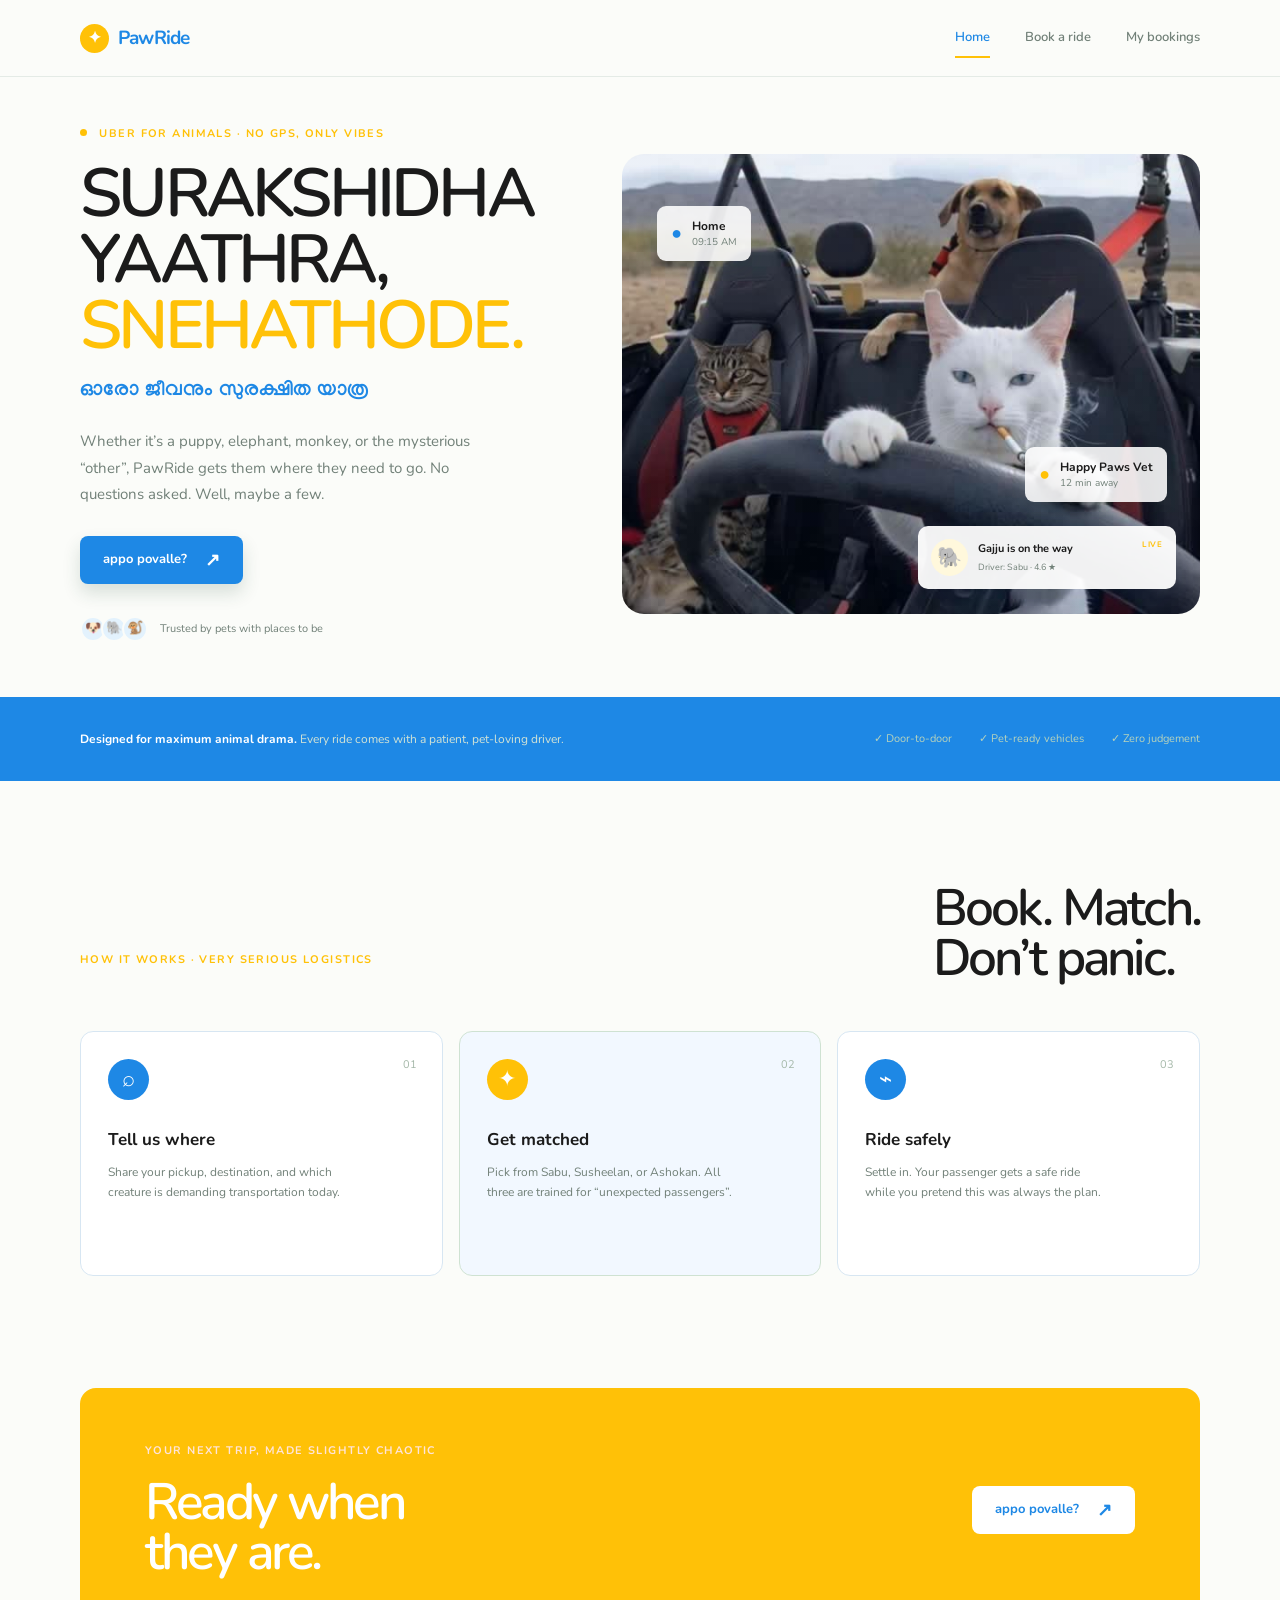
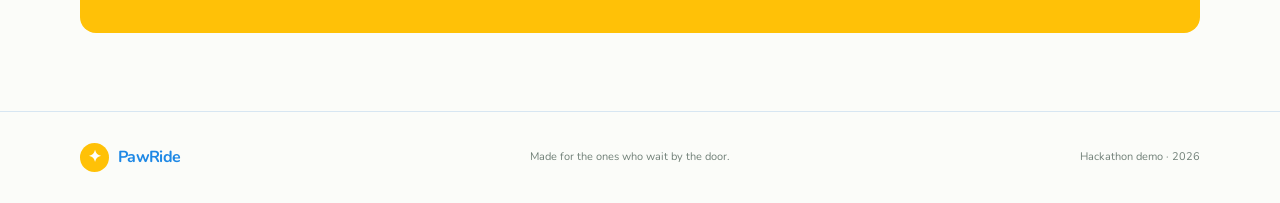
<file: index.html>
<!doctype html>
<html lang="en">
<head>
	<meta charset="UTF-8">
	<meta name="viewport" content="width=device-width, initial-scale=1.0">
	<meta name="theme-color" content="#1E88E5">
	<title>PawRide | Uber for Animals</title>
	<link rel="preconnect" href="https://fonts.googleapis.com">
	<link rel="preconnect" href="https://fonts.gstatic.com" crossorigin>
	<link href="https://fonts.googleapis.com/css2?family=Manjari:wght@400;700&family=Noto+Sans+Malayalam:wght@400;700&family=Nunito:wght@400;600;700;800&display=swap" rel="stylesheet">
	<link rel="stylesheet" href="style.css">
</head>
<body data-page="home">
	<header class="site-header">
		<nav class="nav container" aria-label="Main navigation">
			<a class="brand" href="index.html"><span class="brand-mark">✦</span><span>PawRide</span></a>
			<button class="menu-toggle" type="button" aria-label="Toggle menu" aria-expanded="false"><span></span><span></span></button>
			<div class="nav-links">
				<a class="nav-link active" href="index.html">Home</a><a class="nav-link" href="booking.html">Book a ride</a><a class="nav-link" href="mybookings.html">My bookings</a>
			</div>
		</nav>
	</header>
	<main>
		<section class="hero container">
			<div class="hero-copy reveal"><p class="eyebrow"><span class="eyebrow-dot"></span> Uber for animals · no GPS, only vibes</p><h1>SURAKSHIDHA YAATHRA,<br><em>SNEHATHODE.</em></h1><p class="malayalam hero-malayalam">ഓരോ ജീവനും സുരക്ഷിത യാത്ര</p><p class="hero-text">Whether it’s a puppy, elephant, monkey, or the mysterious “other”, PawRide gets them where they need to go. No questions asked. Well, maybe a few.</p><a class="btn btn-primary" href="booking.html">appo povalle? <span>↗</span></a><div class="trust-row"><div class="avatar-stack"><span>🐶</span><span>🐘</span><span>🐒</span></div><span>Trusted by pets with places to be</span></div></div>
			<div class="hero-visual reveal reveal-delay">
				<div class="sun-disc"></div><div class="route-label label-start"><span class="pin pin-green">●</span><div><strong>Home</strong><small>09:15 AM</small></div></div><div class="route-label label-end"><span class="pin pin-coral">●</span><div><strong>Happy Paws Vet</strong><small>12 min away</small></div></div><div class="route-line"><span></span><span></span></div><div class="pet-orbit orbit-one">✦</div><div class="pet-orbit orbit-two">✦</div><div class="pet-card"><div class="pet-portrait">🐘</div><div><strong>Gajju is on the way</strong><small>Driver: Sabu · 4.6 ★</small></div><span class="status-live">LIVE</span></div><div class="hero-pet">🐘</div><div class="hero-spark">✦</div>
			</div>
		</section>
		<section class="proof-band"><div class="container proof-inner"><p><strong>Designed for maximum animal drama.</strong> Every ride comes with a patient, pet-loving driver.</p><div class="proof-items"><span>✓ Door-to-door</span><span>✓ Pet-ready vehicles</span><span>✓ Zero judgement</span></div></div></section>
		<section class="how container"><div class="section-heading"><p class="eyebrow">How it works · very serious logistics</p><h2>Book. Match.<br>Don’t panic.</h2></div><div class="step-grid"><article class="step-card"><span class="step-number">01</span><div class="step-icon">⌕</div><h3>Tell us where</h3><p>Share your pickup, destination, and which creature is demanding transportation today.</p></article><article class="step-card featured-step"><span class="step-number">02</span><div class="step-icon">✦</div><h3>Get matched</h3><p>Pick from Sabu, Susheelan, or Ashokan. All three are trained for “unexpected passengers”.</p></article><article class="step-card"><span class="step-number">03</span><div class="step-icon">⌁</div><h3>Ride safely</h3><p>Settle in. Your passenger gets a safe ride while you pretend this was always the plan.</p></article></div></section>
		<section class="cta-band container"><div><p class="eyebrow eyebrow-light">Your next trip, made slightly chaotic</p><h2>Ready when<br>they are.</h2></div><a class="btn btn-light" href="booking.html">appo povalle? <span>↗</span></a></section>
	</main>
	<footer class="footer"><div class="container footer-inner"><a class="brand" href="index.html"><span class="brand-mark">✦</span><span>PawRide</span></a><span>Made for the ones who wait by the door.</span><span>Hackathon demo · 2026</span></div></footer>
	<script src="script.js"></script>
</body>
</html>
</file>
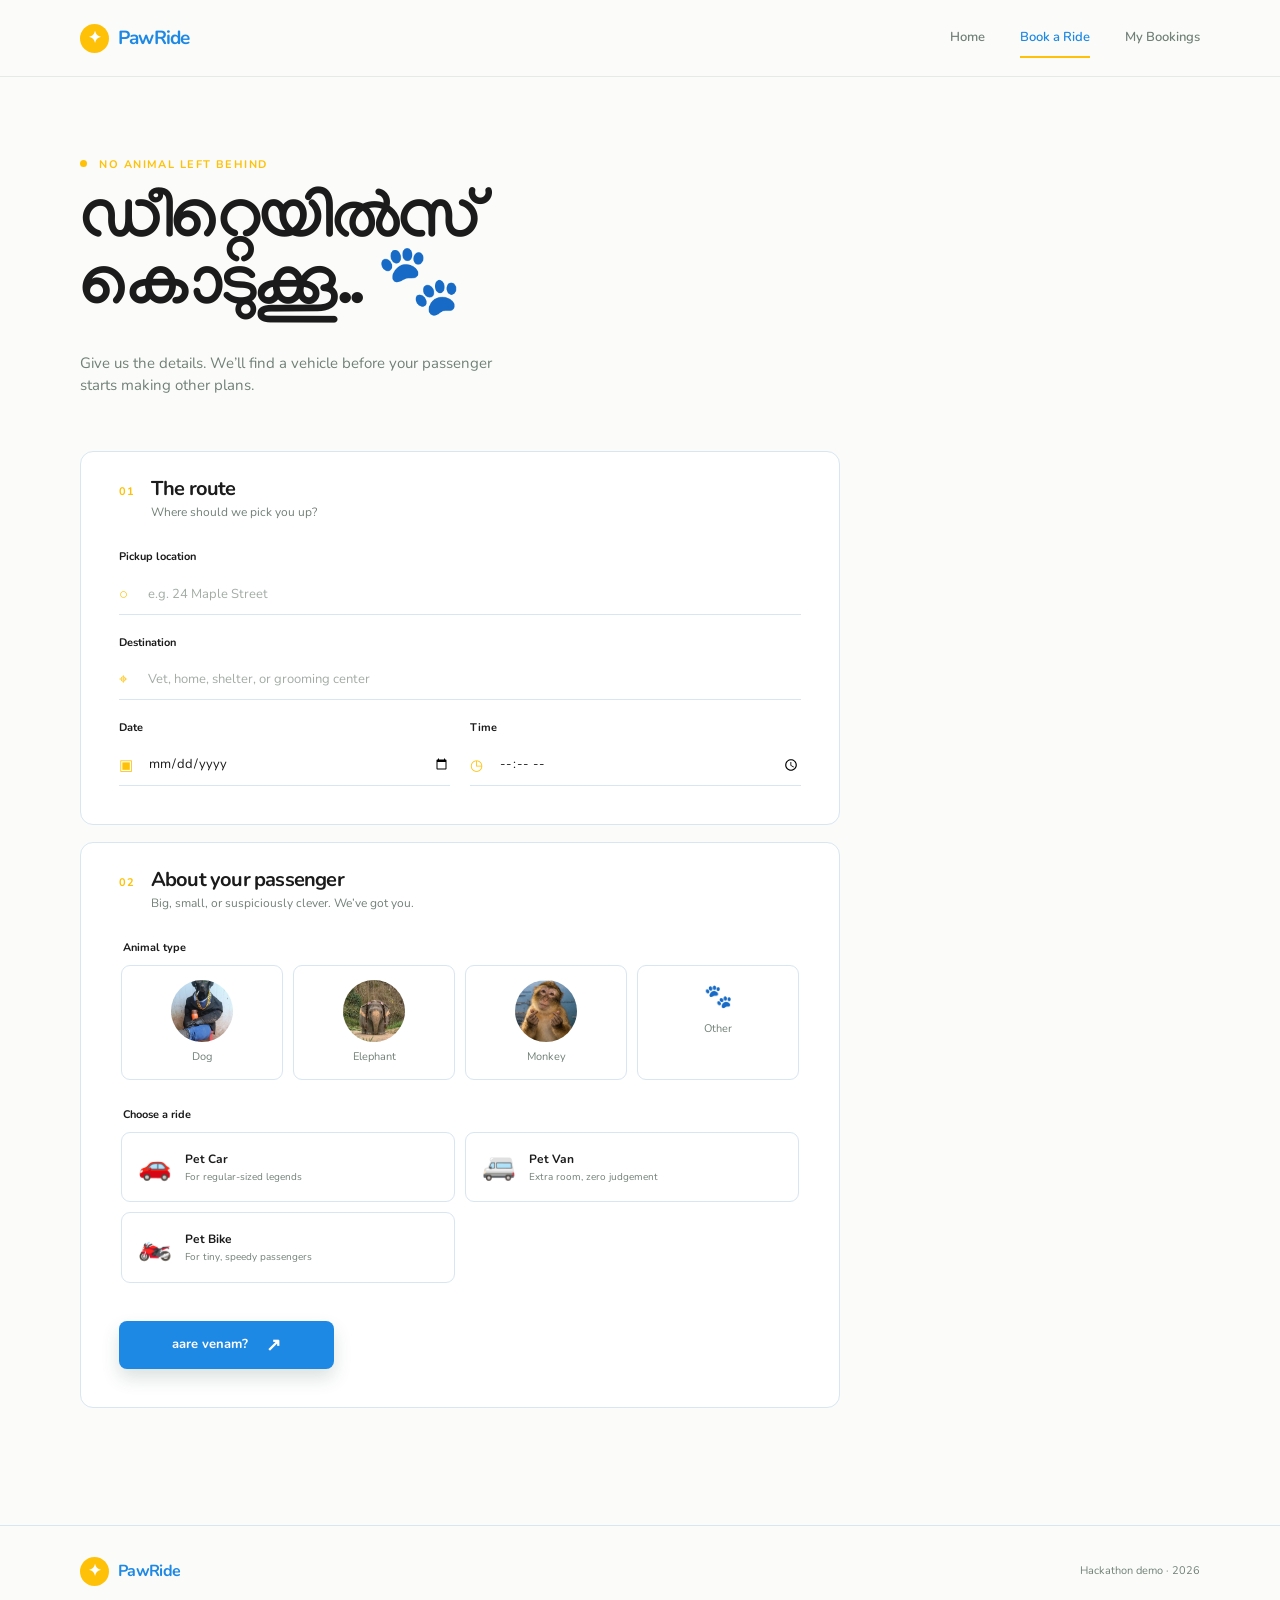
<file: booking.html>
<!doctype html>
<html lang="en">
<head>
  <meta charset="UTF-8">
  <meta name="viewport" content="width=device-width, initial-scale=1.0">
  <meta name="theme-color" content="#1E88E5">
  <title>Book a ride | PawRide</title>
  <link rel="preconnect" href="https://fonts.googleapis.com">
  <link rel="preconnect" href="https://fonts.gstatic.com" crossorigin>
  <link href="https://fonts.googleapis.com/css2?family=Manjari:wght@400;700&family=Noto+Sans+Malayalam:wght@400;700&family=Nunito:wght@400;600;700;800&display=swap" rel="stylesheet">
  <link rel="stylesheet" href="style.css">
</head>
<body data-page="booking">
  <header class="site-header"><nav class="nav container" aria-label="Main navigation">
    <a class="brand" href="index.html"><span class="brand-mark">✦</span><span>PawRide</span></a>
    <button class="menu-toggle" type="button" aria-label="Toggle menu" aria-expanded="false"><span></span><span></span></button>
    <div class="nav-links"><a class="nav-link" href="index.html">Home</a><a class="nav-link active" href="booking.html">Book a Ride</a><a class="nav-link" href="mybookings.html">My Bookings</a></div>
  </nav></header>
  <main class="page-shell container">
    <div class="page-intro"><p class="eyebrow"><span class="eyebrow-dot"></span> No animal left behind</p><h1 class="malayalam booking-title">ഡീറ്റെയിൽസ് കൊടുക്കൂ.. 🐾</h1><p>Give us the details. We’ll find a vehicle before your passenger starts making other plans.</p></div>
    <form id="booking-form" class="booking-layout" novalidate>
      <section class="form-panel"><div class="panel-title"><span class="panel-index">01</span><div><h2>The route</h2><p>Where should we pick you up?</p></div></div><div class="form-grid">
        <label class="field full-field"><span>Pickup location</span><div class="input-wrap"><span>○</span><input id="pickup" name="pickup" type="text" placeholder="e.g. 24 Maple Street" autocomplete="street-address"><span class="field-error"></span></div></label>
        <label class="field full-field"><span>Destination</span><div class="input-wrap"><span>⌖</span><input id="destination" name="destination" type="text" placeholder="Vet, home, shelter, or grooming center"><span class="field-error"></span></div></label>
        <label class="field"><span>Date</span><div class="input-wrap"><span>▣</span><input id="date" name="date" type="date"><span class="field-error"></span></div></label>
        <label class="field"><span>Time</span><div class="input-wrap"><span>◷</span><input id="time" name="time" type="time"><span class="field-error"></span></div></label>
      </div></section>
      <section class="form-panel"><div class="panel-title"><span class="panel-index">02</span><div><h2>About your passenger</h2><p>Big, small, or suspiciously clever. We’ve got you.</p></div></div>
        <fieldset class="choice-field"><legend>Animal type <span class="field-error"></span></legend><div class="choice-grid animal-grid">
          <button class="choice-card" type="button" data-animal="Dog"><img class="choice-image" src="dog pass.jpg" alt="Dog passenger"><span>Dog</span></button>
          <button class="choice-card" type="button" data-animal="Elephant"><img class="choice-image" src="elep pass.jpg" alt="Elephant passenger"><span>Elephant</span></button>
          <button class="choice-card" type="button" data-animal="Monkey"><img class="choice-image" src="monkey pass.jpg" alt="Monkey passenger"><span>Monkey</span></button>
          <button class="choice-card" type="button" data-animal="Other"><span class="choice-emoji">🐾</span><span>Other</span></button>
        </div><input id="animalType" type="hidden"></fieldset>
        <fieldset class="choice-field"><legend>Choose a ride <span class="field-error"></span></legend><div class="choice-grid ride-grid">
          <button class="ride-card" type="button" data-ride="Pet Car"><span class="ride-emoji">🚗</span><span><strong>Pet Car</strong><small>For regular-sized legends</small></span><b>✓</b></button>
          <button class="ride-card" type="button" data-ride="Pet Van"><span class="ride-emoji">🚐</span><span><strong>Pet Van</strong><small>Extra room, zero judgement</small></span><b>✓</b></button>
          <button class="ride-card" type="button" data-ride="Pet Bike"><span class="ride-emoji">🏍️</span><span><strong>Pet Bike</strong><small>For tiny, speedy passengers</small></span><b>✓</b></button>
        </div><input id="rideType" type="hidden"></fieldset>
        <div class="form-actions"><p id="form-status" class="form-status" role="alert"></p><button class="btn btn-primary btn-wide" type="submit">aare venam? <span>↗</span></button></div>
      </section>
    </form>
  </main>
  <footer class="footer"><div class="container footer-inner"><a class="brand" href="index.html"><span class="brand-mark">✦</span><span>PawRide</span></a><span>Hackathon demo · 2026</span></div></footer>
  <script src="script.js"></script>
</body>
</html>
</file>
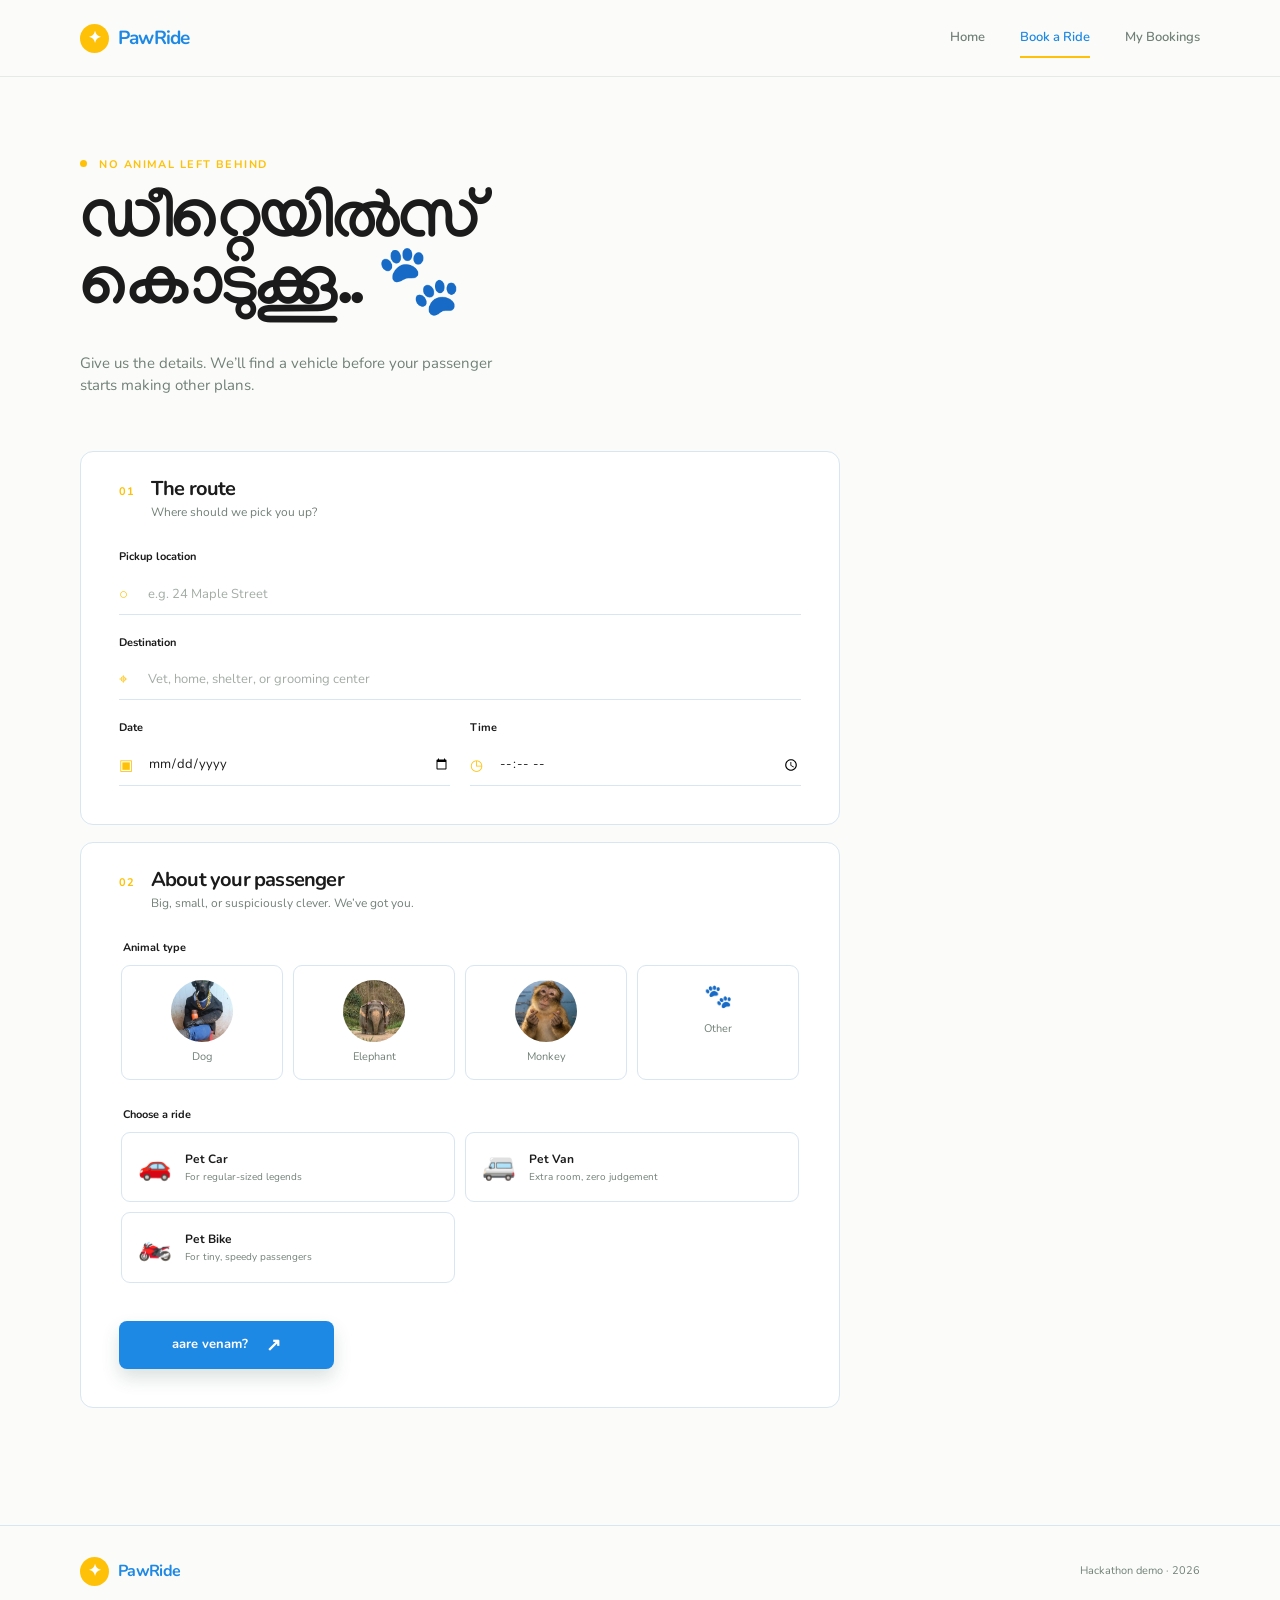
<file: confirmation.html>
<!doctype html><html lang="en"><head><meta charset="UTF-8"><meta name="viewport" content="width=device-width, initial-scale=1.0"><meta name="theme-color" content="#1E88E5"><title>Ride confirmed | PawRide</title><link rel="preconnect" href="https://fonts.googleapis.com"><link rel="preconnect" href="https://fonts.gstatic.com" crossorigin><link href="https://fonts.googleapis.com/css2?family=Manjari:wght@400;700&family=Noto+Sans+Malayalam:wght@400;700&family=Nunito:wght@400;600;700;800&display=swap" rel="stylesheet"><link rel="stylesheet" href="style.css"></head><body data-page="confirmation"><header class="site-header"><nav class="nav container" aria-label="Main navigation"><a class="brand" href="index.html"><span class="brand-mark">✦</span><span>PawRide</span></a><button class="menu-toggle" type="button" aria-label="Toggle menu" aria-expanded="false"><span></span><span></span></button><div class="nav-links"><a class="nav-link" href="index.html">Home</a><a class="nav-link" href="booking.html">Book a Ride</a><a class="nav-link" href="mybookings.html">My Bookings</a></div></nav></header><main class="page-shell container confirmation-page"><div class="success-header"><div class="success-mark">✓</div><p class="eyebrow">It’s all set</p><h1 class="malayalam">ഓരോ ജീവനും സുരക്ഷിത യാത്ര!</h1><p>Your passenger is booked. Everyone may now relax dramatically.</p></div><article id="confirmation-card" class="confirmation-card"></article><div class="confirmation-actions"><a class="btn btn-primary" href="mybookings.html">View My Bookings <span>↗</span></a><a class="btn btn-outline" href="booking.html">Book Another Ride</a></div></main><footer class="footer"><div class="container footer-inner"><a class="brand" href="index.html"><span class="brand-mark">✦</span><span>PawRide</span></a><span>Hackathon demo · 2026</span></div></footer><script src="script.js"></script></body></html>
</file>
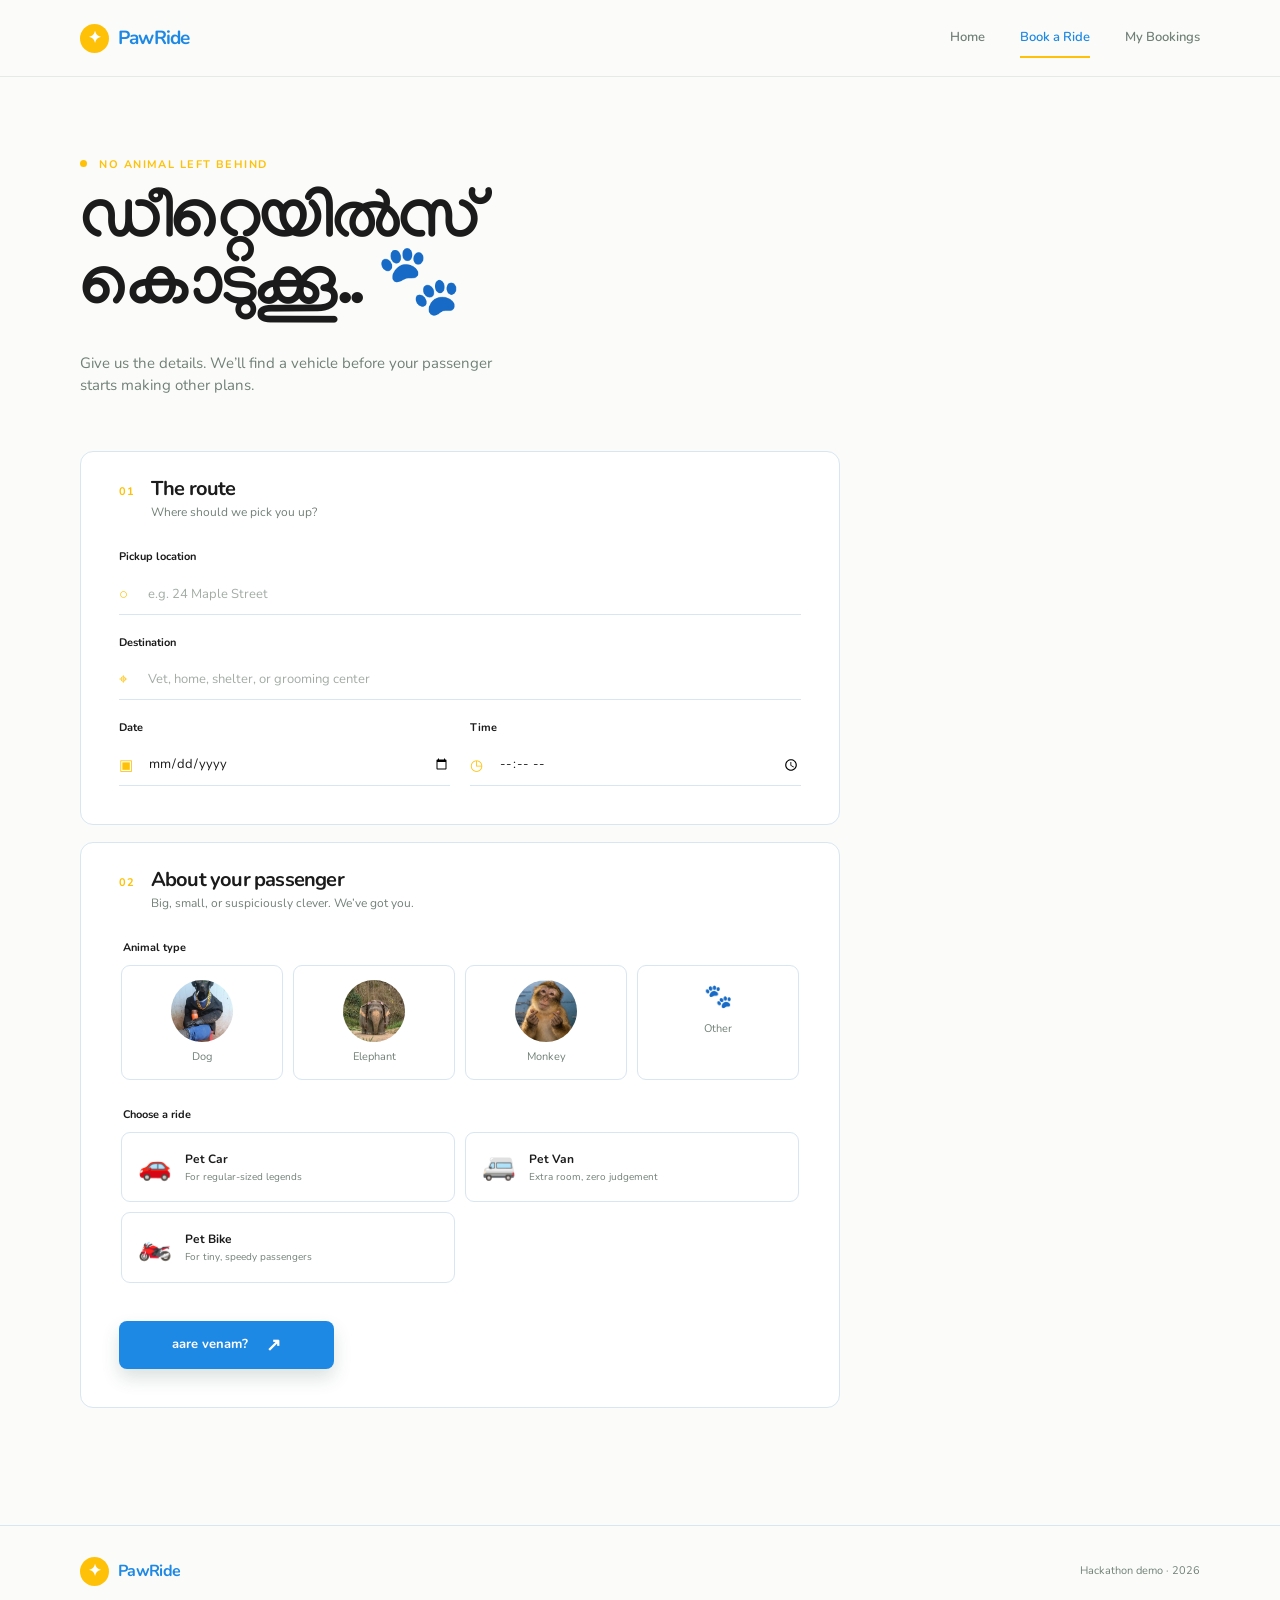
<file: drivers.html>
<!doctype html>
<html lang="en">
<head>
  <meta charset="UTF-8"><meta name="viewport" content="width=device-width, initial-scale=1.0"><meta name="theme-color" content="#1E88E5">
  <title>Choose your driver | PawRide</title>
  <link rel="preconnect" href="https://fonts.googleapis.com"><link rel="preconnect" href="https://fonts.gstatic.com" crossorigin>
  <link href="https://fonts.googleapis.com/css2?family=Manjari:wght@400;700&family=Noto+Sans+Malayalam:wght@400;700&family=Nunito:wght@400;600;700;800&display=swap" rel="stylesheet"><link rel="stylesheet" href="style.css">
</head>
<body data-page="drivers">
  <header class="site-header"><nav class="nav container" aria-label="Main navigation"><a class="brand" href="index.html"><span class="brand-mark">✦</span><span>PawRide</span></a><button class="menu-toggle" type="button" aria-label="Toggle menu" aria-expanded="false"><span></span><span></span></button><div class="nav-links"><a class="nav-link" href="index.html">Home</a><a class="nav-link active" href="booking.html">Book a Ride</a><a class="nav-link" href="mybookings.html">My Bookings</a></div></nav></header>
  <main class="page-shell container"><div class="page-intro compact-intro"><p class="eyebrow"><span class="eyebrow-dot"></span> Dispatch is happening</p><h1 class="malayalam">ഇഷ്ടമുള്ളവരെ എടുത്തോളൂ</h1></div><div id="trip-summary" class="trip-summary"></div><div class="results-heading"><div><span class="result-count">3 drivers nearby · all fixed, no random drama</span><h2>Meet your drivers</h2></div><a href="booking.html" class="text-link">Edit trip ↗</a></div><div id="drivers-list" class="driver-grid" aria-live="polite"></div></main>
  <footer class="footer"><div class="container footer-inner"><a class="brand" href="index.html"><span class="brand-mark">✦</span><span>PawRide</span></a><span>Hackathon demo · 2026</span></div></footer><script src="script.js"></script>
</body>
</html>
</file>
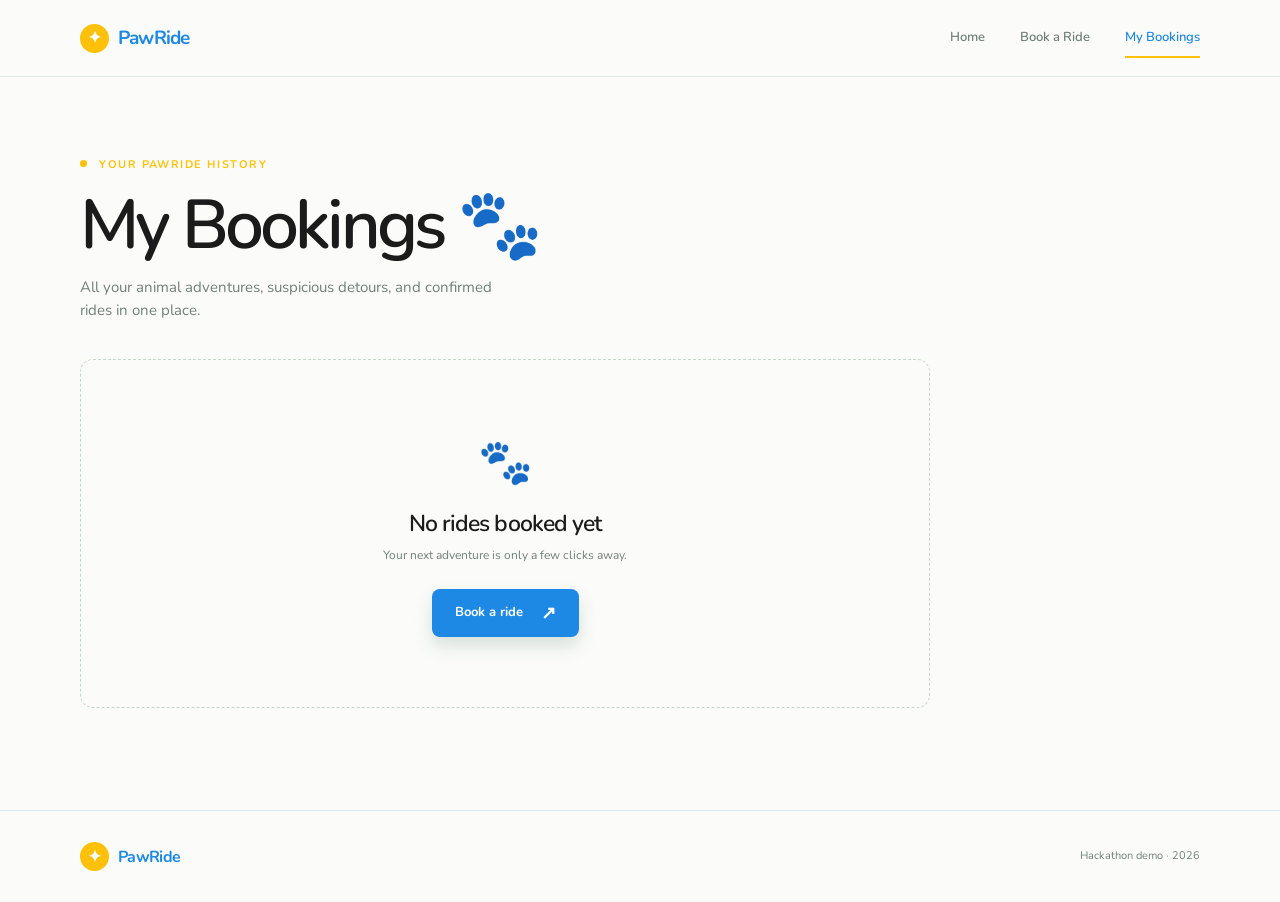
<file: mybookings.html>
<!doctype html><html lang="en"><head><meta charset="UTF-8"><meta name="viewport" content="width=device-width, initial-scale=1.0"><meta name="theme-color" content="#1E88E5"><title>My Bookings | PawRide</title><link rel="preconnect" href="https://fonts.googleapis.com"><link rel="preconnect" href="https://fonts.gstatic.com" crossorigin><link href="https://fonts.googleapis.com/css2?family=Manjari:wght@400;700&family=Noto+Sans+Malayalam:wght@400;700&family=Nunito:wght@400;600;700;800&display=swap" rel="stylesheet"><link rel="stylesheet" href="style.css"></head><body data-page="bookings"><header class="site-header"><nav class="nav container" aria-label="Main navigation"><a class="brand" href="index.html"><span class="brand-mark">✦</span><span>PawRide</span></a><button class="menu-toggle" type="button" aria-label="Toggle menu" aria-expanded="false"><span></span><span></span></button><div class="nav-links"><a class="nav-link" href="index.html">Home</a><a class="nav-link" href="booking.html">Book a Ride</a><a class="nav-link active" href="mybookings.html">My Bookings</a></div></nav></header><main class="page-shell container"><div class="page-intro compact-intro"><p class="eyebrow"><span class="eyebrow-dot"></span> Your PawRide history</p><h1>My Bookings 🐾</h1><p>All your animal adventures, suspicious detours, and confirmed rides in one place.</p></div><div id="bookings-list" class="bookings-list" aria-live="polite"></div></main><footer class="footer"><div class="container footer-inner"><a class="brand" href="index.html"><span class="brand-mark">✦</span><span>PawRide</span></a><span>Hackathon demo · 2026</span></div></footer><script src="script.js"></script></body></html>
</file>
<file: style.css>
.choice-image { width: 58px; height: 58px; object-fit: cover; object-position: center 28%; border-radius: 50%; }
.driver-photo { object-fit: cover; object-position: center 28%; }
:root {
  --forest: #1E88E5;
  --forest-dark: #0D47A1;
  --mint: #E3F2FD;
  --mint-soft: #f2f8ff;
  --coral: #FFC107;
  --coral-soft: #fff8dc;
  --ink: #1B1B1B;
  --muted: #718078;
  --line: #d7e6f2;
  --white: #fff;
  --shadow: 0 22px 55px rgba(13, 71, 161, .10);
  --sans: "Nunito", sans-serif;
  --display: "Nunito", sans-serif;
}
* { box-sizing: border-box; }
html { scroll-behavior: smooth; }
body { margin: 0; color: var(--ink); background: #fbfcf9; font-family: var(--sans); font-size: 15px; line-height: 1.5; }
a { color: inherit; text-decoration: none; }
button, input { font: inherit; }
button { cursor: pointer; }
.container { width: min(1120px, calc(100% - 48px)); margin: 0 auto; }
.site-header { position: sticky; top: 0; z-index: 10; background: rgba(251, 252, 249, .91); border-bottom: 1px solid rgba(220, 230, 223, .75); backdrop-filter: blur(15px); }
.nav { height: 76px; display: flex; align-items: center; justify-content: space-between; }
.brand { display: inline-flex; gap: 9px; align-items: center; color: var(--forest); font-weight: 700; font-size: 19px; letter-spacing: -.04em; }
.brand-mark { width: 29px; height: 29px; display: grid; place-items: center; border-radius: 50%; color: var(--white); background: var(--coral); font-size: 16px; }
.nav-links { display: flex; gap: 35px; align-items: center; }
.nav-link { position: relative; color: var(--muted); font-weight: 600; font-size: 13px; }
.nav-link:hover, .nav-link.active { color: var(--forest); }
.nav-link.active::after { content: ""; position: absolute; bottom: -10px; left: 0; right: 0; height: 2px; background: var(--coral); }
.menu-toggle { display: none; border: 0; background: none; width: 42px; height: 42px; }
.menu-toggle span { display: block; width: 21px; height: 2px; background: var(--forest); margin: 5px auto; }
.hero { min-height: 616px; display: grid; grid-template-columns: .92fr 1.08fr; gap: 50px; align-items: center; padding-top: 49px; padding-bottom: 55px; }
.eyebrow { margin: 0 0 18px; color: var(--coral); font-weight: 700; font-size: 11px; letter-spacing: .13em; text-transform: uppercase; }
.eyebrow-dot { display: inline-block; width: 7px; height: 7px; margin-right: 8px; border-radius: 50%; background: currentColor; vertical-align: 1px; }
h1, h2, h3, p { margin-top: 0; } h1, h2 { font-family: var(--display); font-weight: 600; letter-spacing: -.055em; line-height: .98; } h1 { margin-bottom: 25px; font-size: clamp(48px, 5.3vw, 75px); } h1 em, h2 em { color: var(--coral); font-style: normal; } h2 { font-size: clamp(37px, 4vw, 54px); margin-bottom: 0; }
.hero-text { max-width: 390px; margin-bottom: 29px; color: var(--muted); line-height: 1.75; }
.btn { display: inline-flex; gap: 18px; justify-content: center; align-items: center; min-height: 48px; padding: 0 22px; border: 1px solid transparent; border-radius: 8px; font-size: 13px; font-weight: 700; transition: transform .2s, box-shadow .2s, background .2s; }
.btn span { font-size: 18px; line-height: 0; }.btn:hover { transform: translateY(-2px); }.btn-primary { color: var(--white); background: var(--forest); box-shadow: 0 9px 18px rgba(29, 73, 53, .16); }.btn-primary:hover { background: var(--forest-dark); box-shadow: 0 12px 24px rgba(29, 73, 53, .22); }.btn-outline { color: var(--forest); background: var(--white); border-color: var(--forest); }.btn-outline:hover { background: var(--mint-soft); }.btn-light { color: var(--forest); background: var(--white); }.btn-wide { width: 100%; }
.trust-row { display: flex; align-items: center; gap: 12px; margin-top: 32px; color: var(--muted); font-size: 11px; }.avatar-stack { display: flex; }.avatar-stack span { width: 26px; height: 26px; display: grid; place-items: center; margin-left: -5px; border: 2px solid #fbfcf9; border-radius: 50%; background: var(--mint); font-size: 13px; }.avatar-stack span:first-child { margin-left: 0; }
.hero-visual { position: relative; min-height: 460px; overflow: hidden; border-radius: 22px; background: var(--mint); }.sun-disc { position: absolute; width: 360px; height: 360px; right: -70px; top: -86px; border-radius: 50%; background: #cae3ca; }.route-label { position: absolute; z-index: 2; display: flex; gap: 10px; align-items: center; padding: 11px 14px; border-radius: 9px; background: rgba(255,255,255,.88); box-shadow: 0 8px 23px rgba(29,73,53,.1); }.route-label strong, .route-label small { display: block; }.route-label strong { font-size: 12px; }.route-label small { color: var(--muted); font-size: 10px; }.label-start { top: 52px; left: 35px; }.label-end { right: 33px; bottom: 112px; }.pin { font-size: 18px; }.pin-green { color: var(--forest); }.pin-coral { color: var(--coral); }.route-line { position: absolute; width: 245px; height: 155px; left: 112px; top: 113px; border-top: 1.5px dashed rgba(29,73,53,.5); border-radius: 50%; transform: rotate(25deg); }.route-line span { position: absolute; width: 8px; height: 8px; border-radius: 50%; background: var(--forest); }.route-line span:first-child { left: -3px; top: -4px; }.route-line span:last-child { right: 19px; bottom: -3px; background: var(--coral); }.hero-pet { position: absolute; z-index: 1; left: 37%; top: 41%; display: grid; place-items: center; width: 152px; height: 152px; border-radius: 50%; background: #f9dbc7; font-size: 75px; filter: drop-shadow(0 17px 12px rgba(29,73,53,.13)); transform: rotate(-5deg); }.pet-card { position: absolute; z-index: 2; right: 24px; bottom: 25px; display: flex; gap: 10px; align-items: center; width: 258px; padding: 13px; border-radius: 10px; background: rgba(255,255,255,.94); box-shadow: var(--shadow); }.pet-portrait { display: grid; place-items: center; width: 37px; height: 37px; border-radius: 50%; background: var(--coral-soft); font-size: 20px; }.pet-card strong, .pet-card small { display: block; }.pet-card strong { font-size: 11px; }.pet-card small { margin-top: 3px; color: var(--muted); font-size: 9px; }.status-live { align-self: flex-start; margin-left: auto; color: var(--coral); font-size: 8px; font-weight: 700; letter-spacing: .1em; }.pet-orbit { position: absolute; color: var(--coral); font-size: 17px; }.orbit-one { left: 17%; top: 38%; }.orbit-two { right: 18%; top: 26%; color: var(--forest); }.hero-spark { position: absolute; left: 18%; bottom: 17%; color: var(--forest); font-size: 29px; }
.proof-band { background: var(--forest); color: var(--white); }.proof-inner { min-height: 84px; display: flex; align-items: center; justify-content: space-between; }.proof-inner p { margin: 0; color: #d3e3d5; font-size: 12px; }.proof-inner strong { color: var(--white); }.proof-items { display: flex; gap: 27px; color: #b7d3bc; font-size: 11px; }
.how { padding-top: 102px; padding-bottom: 112px; }.section-heading { display: flex; justify-content: space-between; align-items: end; margin-bottom: 47px; }.section-heading .eyebrow { margin-bottom: 15px; }.step-grid { display: grid; grid-template-columns: repeat(3, 1fr); gap: 16px; }.step-card { min-height: 245px; position: relative; padding: 27px; border: 1px solid var(--line); border-radius: 13px; background: var(--white); }.step-card.featured-step { background: var(--mint-soft); border-color: #cfe2d2; }.step-number { position: absolute; right: 25px; top: 25px; color: #a5b8a9; font-size: 11px; }.step-icon { width: 41px; height: 41px; display: grid; place-items: center; margin-bottom: 27px; border-radius: 50%; color: var(--white); background: var(--forest); font-size: 22px; }.step-card:nth-child(2) .step-icon { background: var(--coral); }.step-card h3 { margin-bottom: 10px; font-size: 17px; }.step-card p { max-width: 245px; margin: 0; color: var(--muted); font-size: 12px; line-height: 1.7; }
.cta-band { min-height: 245px; display: flex; align-items: center; justify-content: space-between; padding: 40px 65px; margin-bottom: 78px; border-radius: 16px; background: var(--coral); color: var(--white); }.cta-band h2 { margin: 0; color: var(--white); }.eyebrow-light { color: #ffe4da; }.footer { border-top: 1px solid var(--line); }.footer-inner { min-height: 91px; display: flex; align-items: center; justify-content: space-between; color: var(--muted); font-size: 11px; }.footer .brand { color: var(--forest); font-size: 16px; }
.page-shell { padding-top: 80px; padding-bottom: 100px; min-height: calc(100vh - 167px); }.page-intro { max-width: 650px; margin-bottom: 54px; }.page-intro h1 { font-size: clamp(47px, 6vw, 69px); }.page-intro > p:last-child { max-width: 440px; color: var(--muted); }.compact-intro { margin-bottom: 38px; }.compact-intro h1 { margin-bottom: 17px; }.form-panel { padding: 32px 38px 38px; margin-bottom: 17px; border: 1px solid var(--line); border-radius: 13px; background: var(--white); }.panel-title { display: flex; gap: 16px; align-items: flex-start; margin-bottom: 28px; }.panel-index { color: var(--coral); font-size: 11px; font-weight: 700; letter-spacing: .08em; }.panel-title h2 { margin: -5px 0 5px; font-family: var(--sans); font-size: 20px; font-weight: 700; letter-spacing: -.04em; }.panel-title p { margin: 0; color: var(--muted); font-size: 12px; }.booking-layout { max-width: 760px; }.form-grid { display: grid; grid-template-columns: 1fr 1fr; gap: 20px; }.full-field { grid-column: 1 / -1; }.field, .choice-field { min-width: 0; border: 0; padding: 0; }.field > span, legend { display: block; margin-bottom: 8px; color: var(--ink); font-size: 11px; font-weight: 700; }.input-wrap { position: relative; display: flex; align-items: center; border-bottom: 1px solid var(--line); }.input-wrap > span:first-child { width: 29px; color: var(--coral); font-size: 15px; }.input-wrap input { flex: 1; min-width: 0; height: 40px; padding: 0; color: var(--ink); border: 0; outline: 0; background: transparent; font-size: 13px; }.input-wrap:focus-within { border-color: var(--forest); }.input-wrap input::placeholder { color: #a2aca5; }.field-error { display: block; color: var(--coral); font-size: 10px; font-weight: 500; }.field > .input-wrap .field-error { position: absolute; right: 0; bottom: -18px; }.choice-field { margin-top: 27px; }.choice-field legend .field-error { display: inline; margin-left: 8px; }.choice-grid { display: grid; gap: 10px; }.animal-grid { grid-template-columns: repeat(4, 1fr); }.choice-card, .ride-card { display: flex; border: 1px solid var(--line); background: var(--white); transition: all .2s; }.choice-card { flex-direction: column; align-items: center; gap: 7px; padding: 14px 8px; border-radius: 9px; color: var(--muted); font-size: 11px; }.choice-emoji { font-size: 23px; }.choice-card:hover, .choice-card.selected { color: var(--forest); border-color: var(--forest); background: var(--mint-soft); }.ride-grid { grid-template-columns: 1fr 1fr; }.ride-card { position: relative; align-items: center; gap: 13px; padding: 14px 16px; border-radius: 9px; text-align: left; }.ride-emoji { font-size: 27px; }.ride-card strong, .ride-card small { display: block; }.ride-card strong { color: var(--ink); font-size: 12px; }.ride-card small { margin-top: 2px; color: var(--muted); font-size: 10px; }.ride-card b { position: absolute; right: 13px; top: 13px; display: none; color: var(--white); font-size: 11px; }.ride-card:hover, .ride-card.selected { border-color: var(--forest); background: var(--forest); }.ride-card.selected strong, .ride-card.selected small { color: var(--white); }.ride-card.selected b { display: block; }.form-actions { display: flex; align-items: center; gap: 20px; margin-top: 38px; }.form-status { flex: 1; margin: 0; color: var(--coral); font-size: 11px; }.form-status:empty { display: none; }.form-actions .btn { flex: 0 0 215px; }
.trip-summary { display: flex; align-items: center; gap: 26px; padding: 18px 24px; margin-bottom: 58px; border-radius: 10px; color: var(--forest); background: var(--mint-soft); }.summary-route { display: flex; align-items: center; gap: 10px; font-size: 13px; font-weight: 700; }.summary-route .arrow { color: var(--coral); }.summary-meta { display: flex; gap: 20px; margin-left: auto; color: var(--muted); font-size: 11px; }.summary-meta span { display: flex; gap: 6px; align-items: center; }.results-heading { display: flex; justify-content: space-between; align-items: end; margin-bottom: 23px; }.results-heading h2 { margin: 3px 0 0; font-family: var(--sans); font-size: 23px; font-weight: 700; letter-spacing: -.04em; }.result-count { color: var(--coral); font-size: 10px; font-weight: 700; letter-spacing: .08em; text-transform: uppercase; }.text-link { color: var(--forest); border-bottom: 1px solid var(--forest); font-size: 11px; font-weight: 700; }.driver-grid { display: grid; grid-template-columns: repeat(3, 1fr); gap: 15px; }.driver-card { position: relative; padding: 25px; border: 1px solid var(--line); border-radius: 12px; background: var(--white); }.driver-top { display: flex; gap: 13px; align-items: center; padding-bottom: 20px; border-bottom: 1px solid var(--line); }.driver-avatar { display: grid; place-items: center; width: 49px; height: 49px; border-radius: 50%; background: var(--mint); font-size: 24px; }.driver-info h3 { margin: 0 0 4px; font-size: 14px; }.driver-info p { margin: 0; color: var(--muted); font-size: 10px; }.rating { color: #dd9d18 !important; }.vehicle { display: flex; justify-content: space-between; padding: 19px 0 17px; color: var(--muted); font-size: 11px; }.fare-label { color: var(--muted); font-size: 10px; }.fare { display: block; color: var(--forest); font-size: 22px; font-weight: 700; }.driver-card .btn { width: 100%; min-height: 42px; margin-top: 8px; }.driver-badge { position: absolute; top: 18px; right: 18px; padding: 4px 7px; border-radius: 3px; color: var(--coral); background: var(--coral-soft); font-size: 8px; font-weight: 700; letter-spacing: .08em; }
.confirmation-page { max-width: 760px; text-align: center; }.success-header { margin-bottom: 37px; }.success-mark { display: grid; place-items: center; width: 54px; height: 54px; margin: 0 auto 22px; border-radius: 50%; color: var(--white); background: var(--forest); font-size: 25px; }.success-header .eyebrow { margin-bottom: 12px; }.success-header h1 { margin-bottom: 12px; font-size: clamp(44px, 6vw, 64px); }.success-header h1 span { color: var(--coral); font-family: var(--sans); font-size: .55em; vertical-align: middle; }.success-header > p:last-child { color: var(--muted); font-size: 13px; }.confirmation-card { padding: 12px 30px; border: 1px solid var(--line); border-radius: 13px; background: var(--white); text-align: left; }.detail-row { display: flex; justify-content: space-between; gap: 20px; padding: 17px 0; border-bottom: 1px solid var(--line); }.detail-row:last-child { border-bottom: 0; }.detail-row dt { color: var(--muted); font-size: 11px; }.detail-row dd { margin: 0; color: var(--ink); font-size: 12px; font-weight: 700; text-align: right; }.detail-row dd.fare-value { color: var(--forest); font-size: 19px; }.confirmation-actions { display: flex; justify-content: center; gap: 12px; margin-top: 26px; }
.bookings-list { display: grid; gap: 14px; max-width: 850px; }.booking-card { position: relative; display: grid; grid-template-columns: 1.1fr 1.5fr .7fr; gap: 25px; align-items: center; padding: 24px 28px; border: 1px solid var(--line); border-radius: 12px; background: var(--white); }.booking-id { color: var(--coral); font-size: 10px; font-weight: 700; letter-spacing: .08em; }.booking-card h3 { margin: 7px 0 3px; font-family: var(--sans); font-size: 14px; letter-spacing: -.02em; }.booking-date { color: var(--muted); font-size: 10px; }.booking-route { padding-left: 18px; border-left: 1px solid var(--line); }.booking-route strong { display: block; font-size: 12px; }.booking-route span { display: block; margin-top: 4px; color: var(--muted); font-size: 10px; }.booking-route .arrow { margin: 0 5px; color: var(--coral); }.booking-fare { text-align: right; }.booking-fare strong { display: block; color: var(--forest); font-size: 20px; }.booking-fare small { display: block; margin-bottom: 8px; color: var(--muted); font-size: 10px; }.status-badge { display: inline-block; padding: 4px 8px; border-radius: 3px; color: var(--forest); background: var(--mint); font-size: 9px; font-weight: 700; }.empty-state { padding: 70px 20px; border: 1px dashed #c4d6c7; border-radius: 13px; text-align: center; }.empty-paw { margin-bottom: 17px; font-size: 44px; }.empty-state h2 { margin-bottom: 10px; font-family: var(--sans); font-size: 23px; letter-spacing: -.04em; }.empty-state p { margin-bottom: 25px; color: var(--muted); font-size: 12px; }
.reveal { animation: rise .7s both; }.reveal-delay { animation-delay: .12s; } @keyframes rise { from { opacity: 0; transform: translateY(15px); } to { opacity: 1; transform: translateY(0); } }
@media (max-width: 767px) { .container { width: min(100% - 32px, 560px); }.nav { height: 66px; }.menu-toggle { display: block; }.nav-links { position: absolute; top: 65px; left: 0; right: 0; display: none; flex-direction: column; align-items: stretch; gap: 0; padding: 10px 16px 16px; border-bottom: 1px solid var(--line); background: #fbfcf9; }.nav-links.open { display: flex; }.nav-link { padding: 13px 4px; }.nav-link.active::after { display: none; }.hero { display: flex; flex-direction: column; gap: 35px; align-items: stretch; min-height: 0; padding-top: 66px; }.hero h1 { font-size: 51px; }.hero-visual { min-height: 390px; }.hero-pet { left: 31%; top: 37%; }.route-line { left: 88px; }.proof-inner { display: block; padding: 22px 0; }.proof-items { flex-wrap: wrap; gap: 10px 18px; margin-top: 12px; }.how { padding-top: 65px; padding-bottom: 70px; }.section-heading { display: block; margin-bottom: 28px; }.step-grid { grid-template-columns: 1fr; }.step-card { min-height: 190px; }.cta-band { display: block; min-height: 235px; padding: 36px 28px; margin-bottom: 45px; }.cta-band .btn { margin-top: 28px; }.footer-inner { flex-wrap: wrap; gap: 15px; min-height: 100px; padding: 20px 0; }.page-shell { padding-top: 53px; padding-bottom: 65px; }.page-intro { margin-bottom: 35px; }.page-intro h1 { font-size: 50px; }.form-panel { padding: 25px 20px 28px; }.form-grid { grid-template-columns: 1fr; gap: 20px; }.full-field { grid-column: auto; }.animal-grid { grid-template-columns: repeat(2, 1fr); }.ride-grid { grid-template-columns: 1fr; }.form-actions { display: block; }.form-actions .btn { width: 100%; margin-top: 17px; }.trip-summary { display: block; padding: 17px; margin-bottom: 40px; }.summary-meta { flex-wrap: wrap; gap: 8px 14px; margin: 13px 0 0; }.results-heading { align-items: start; }.driver-grid { grid-template-columns: 1fr; }.driver-card { padding: 22px; }.confirmation-card { padding: 8px 20px; }.confirmation-actions { flex-direction: column; }.confirmation-actions .btn { width: 100%; }.booking-card { grid-template-columns: 1fr; gap: 15px; padding: 22px; }.booking-route { padding: 15px 0 0; border-top: 1px solid var(--line); border-left: 0; }.booking-fare { display: flex; justify-content: space-between; align-items: end; text-align: left; }.booking-fare small { margin: 0; }.booking-fare .status-badge { order: 3; } }
@media (max-width: 420px) { .hero-visual { min-height: 350px; }.hero-pet { width: 125px; height: 125px; font-size: 62px; }.label-end { right: 15px; }.label-start { left: 15px; }.pet-card { right: 12px; left: 12px; width: auto; }.route-line { left: 65px; width: 210px; }.hero h1 { font-size: 45px; } }

.malayalam { font-family: "Manjari", "Noto Sans Malayalam", sans-serif; }
.hero-malayalam { margin: -8px 0 20px; color: var(--forest); font-size: 21px; font-weight: 700; }
.btn-primary:hover { box-shadow: 0 14px 26px rgba(30, 136, 229, .22); }
.driver-card:hover, .step-card:hover { box-shadow: 0 16px 30px rgba(30, 136, 229, .12); }
.success-header { animation: playful-in .65s both; }
@keyframes playful-in { 0% { opacity: 0; transform: translateY(12px) scale(.97); } 70% { transform: translateY(-3px) scale(1.01); } 100% { opacity: 1; transform: translateY(0) scale(1); } }
.booking-detail-copy { margin: -8px 0 12px; color: var(--forest); font-size: 21px; font-weight: 700; }
.booking-title { font-size: clamp(47px, 6vw, 69px); }
.hero-visual { background-image: linear-gradient(rgba(13, 71, 161, .08), rgba(13, 71, 161, .08)), url("hero section right.jpg"); background-size: cover; background-position: center 54%; }
.hero-visual .sun-disc, .hero-visual .hero-pet, .hero-visual .route-line, .hero-visual .pet-orbit, .hero-visual .hero-spark { display: none; }
.choice-image { display: block; width: 62px; height: 62px; object-fit: cover; object-position: center 28%; border-radius: 50%; }
.driver-photo { width: 68px; height: 68px; flex: 0 0 68px; object-fit: cover; object-position: center 25%; }
</file>
